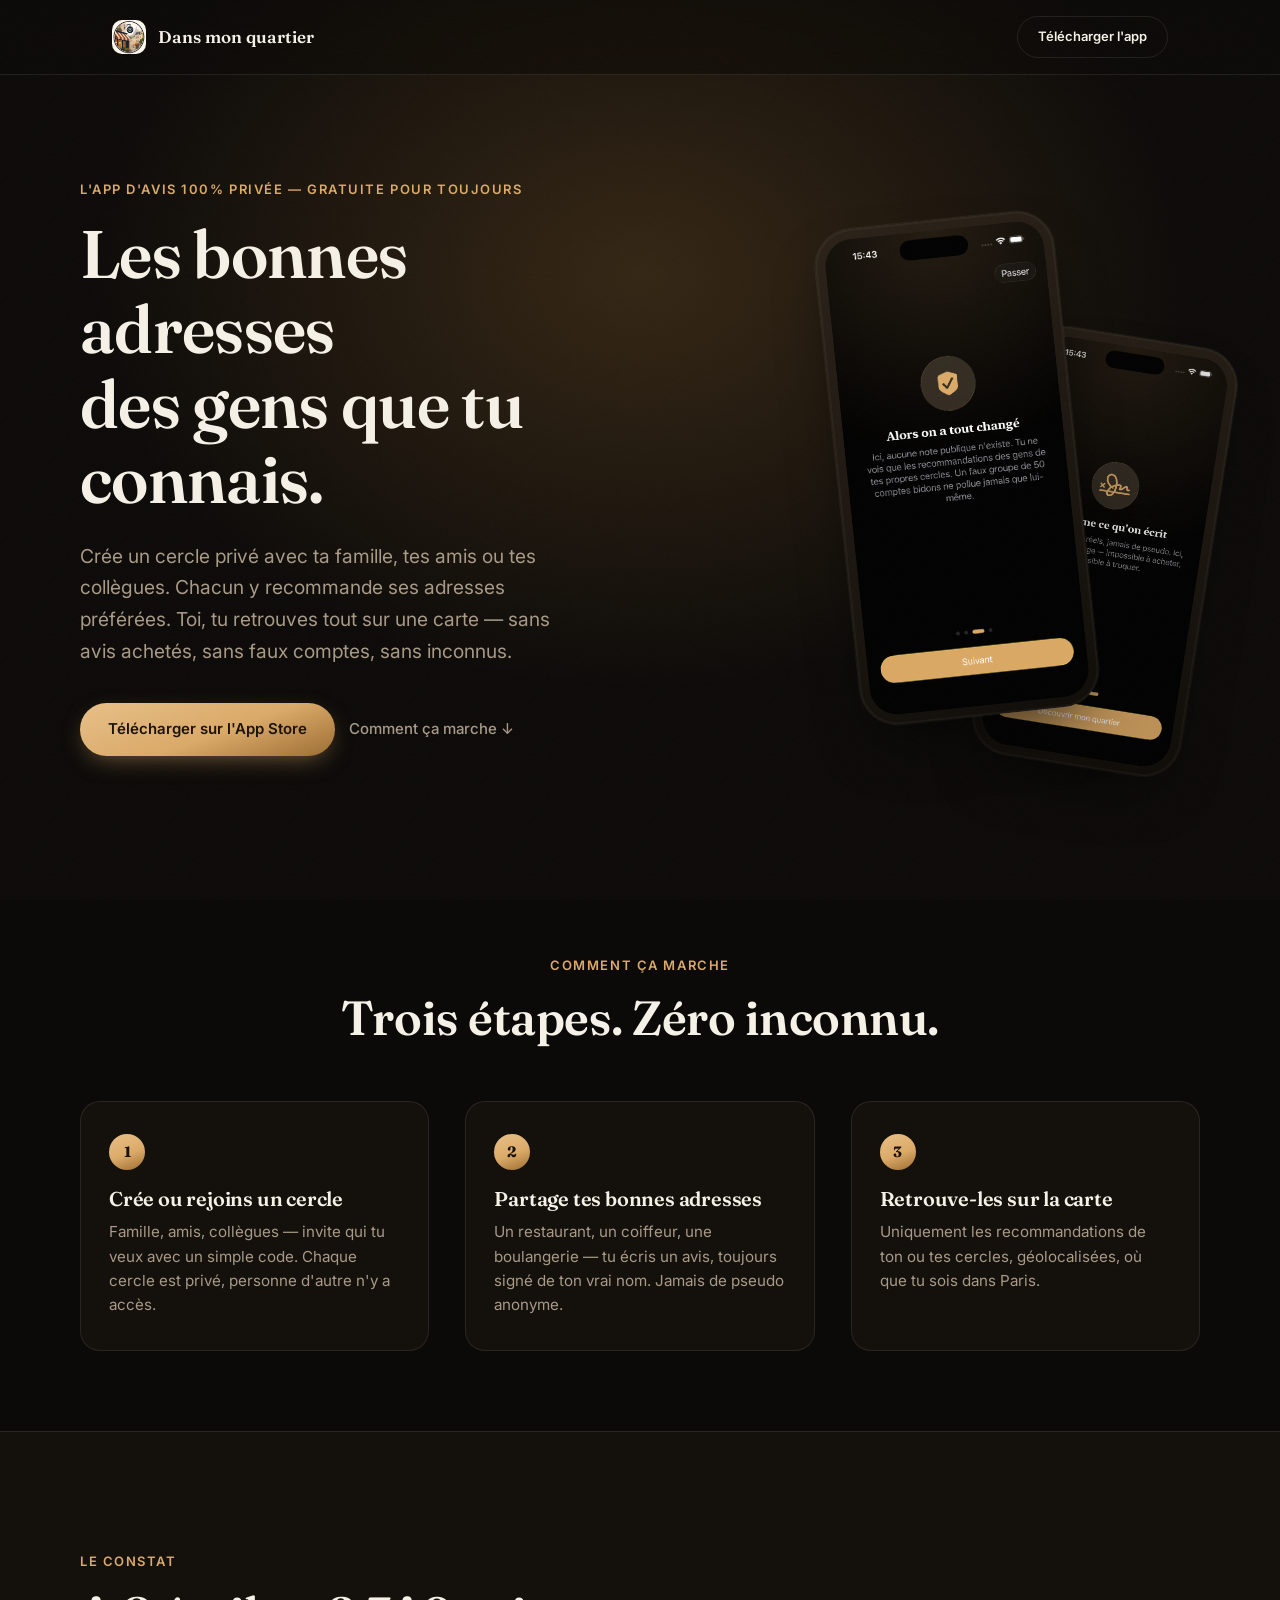
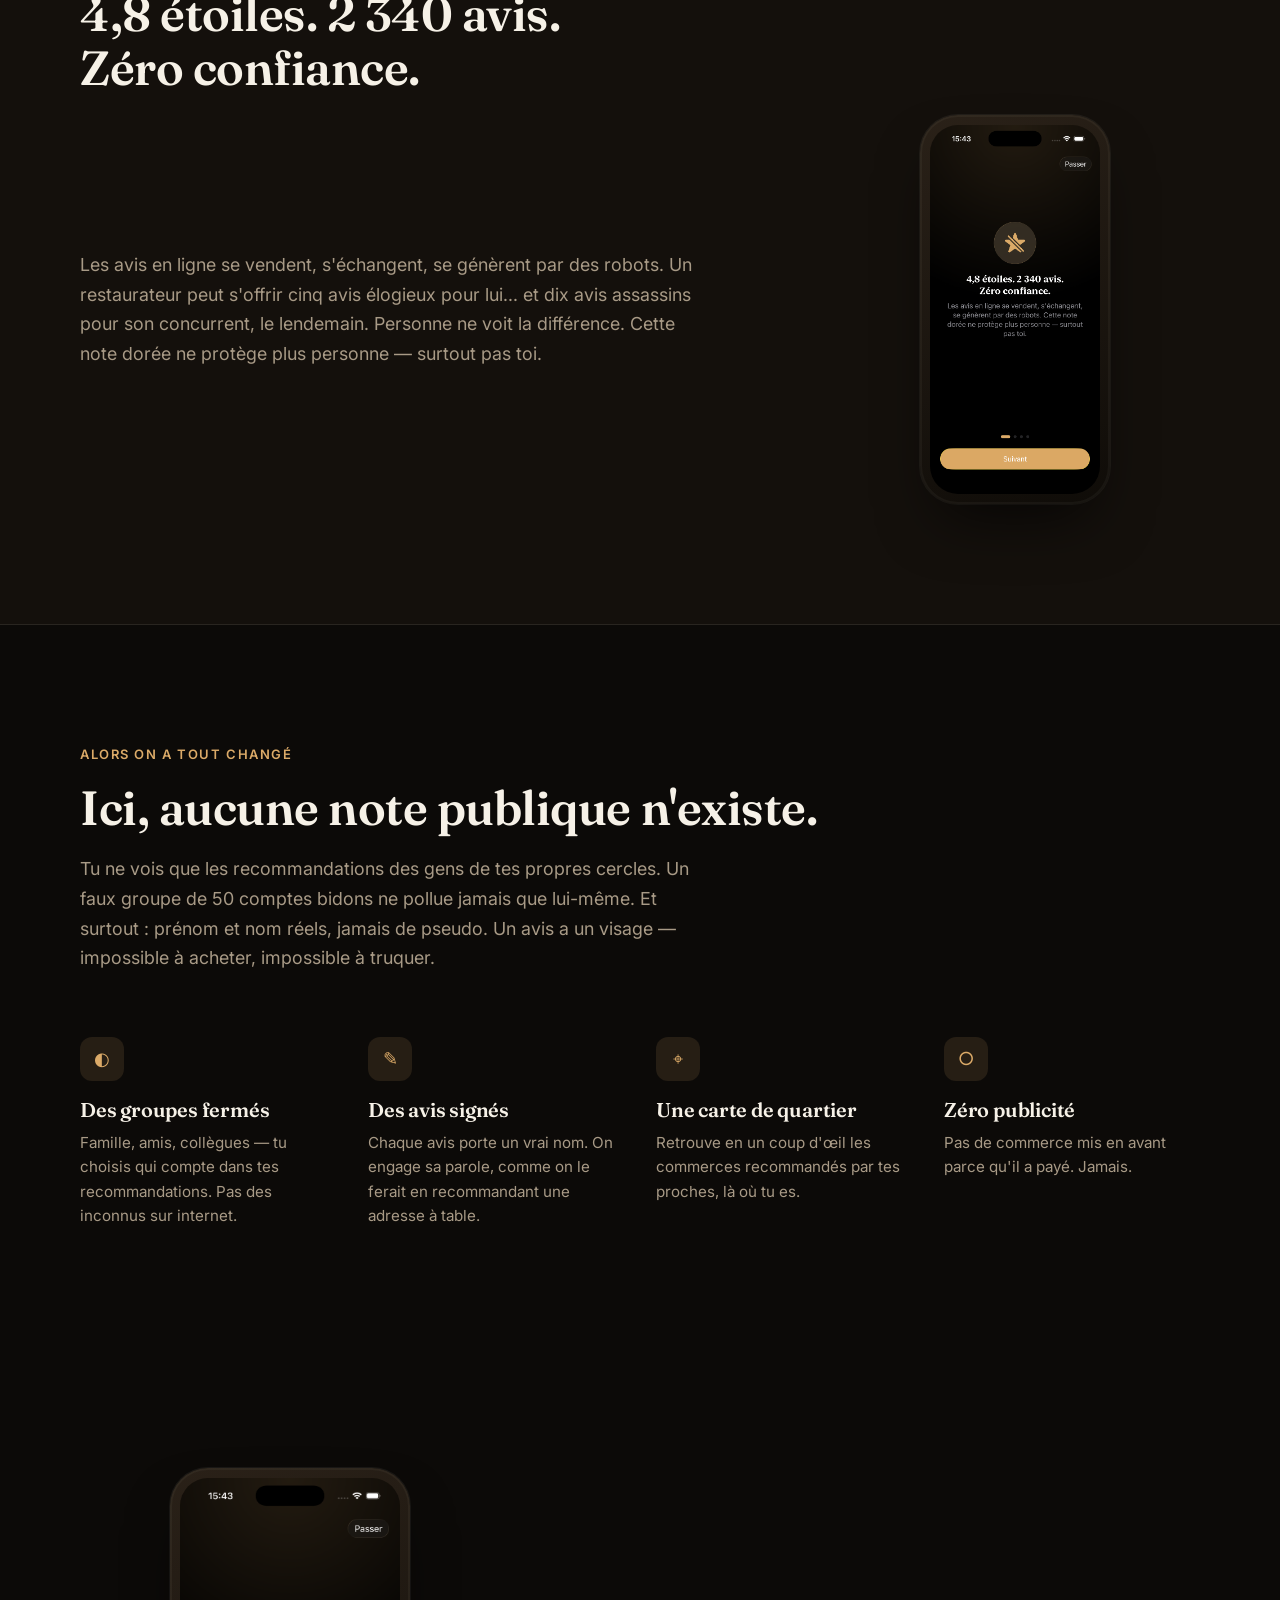
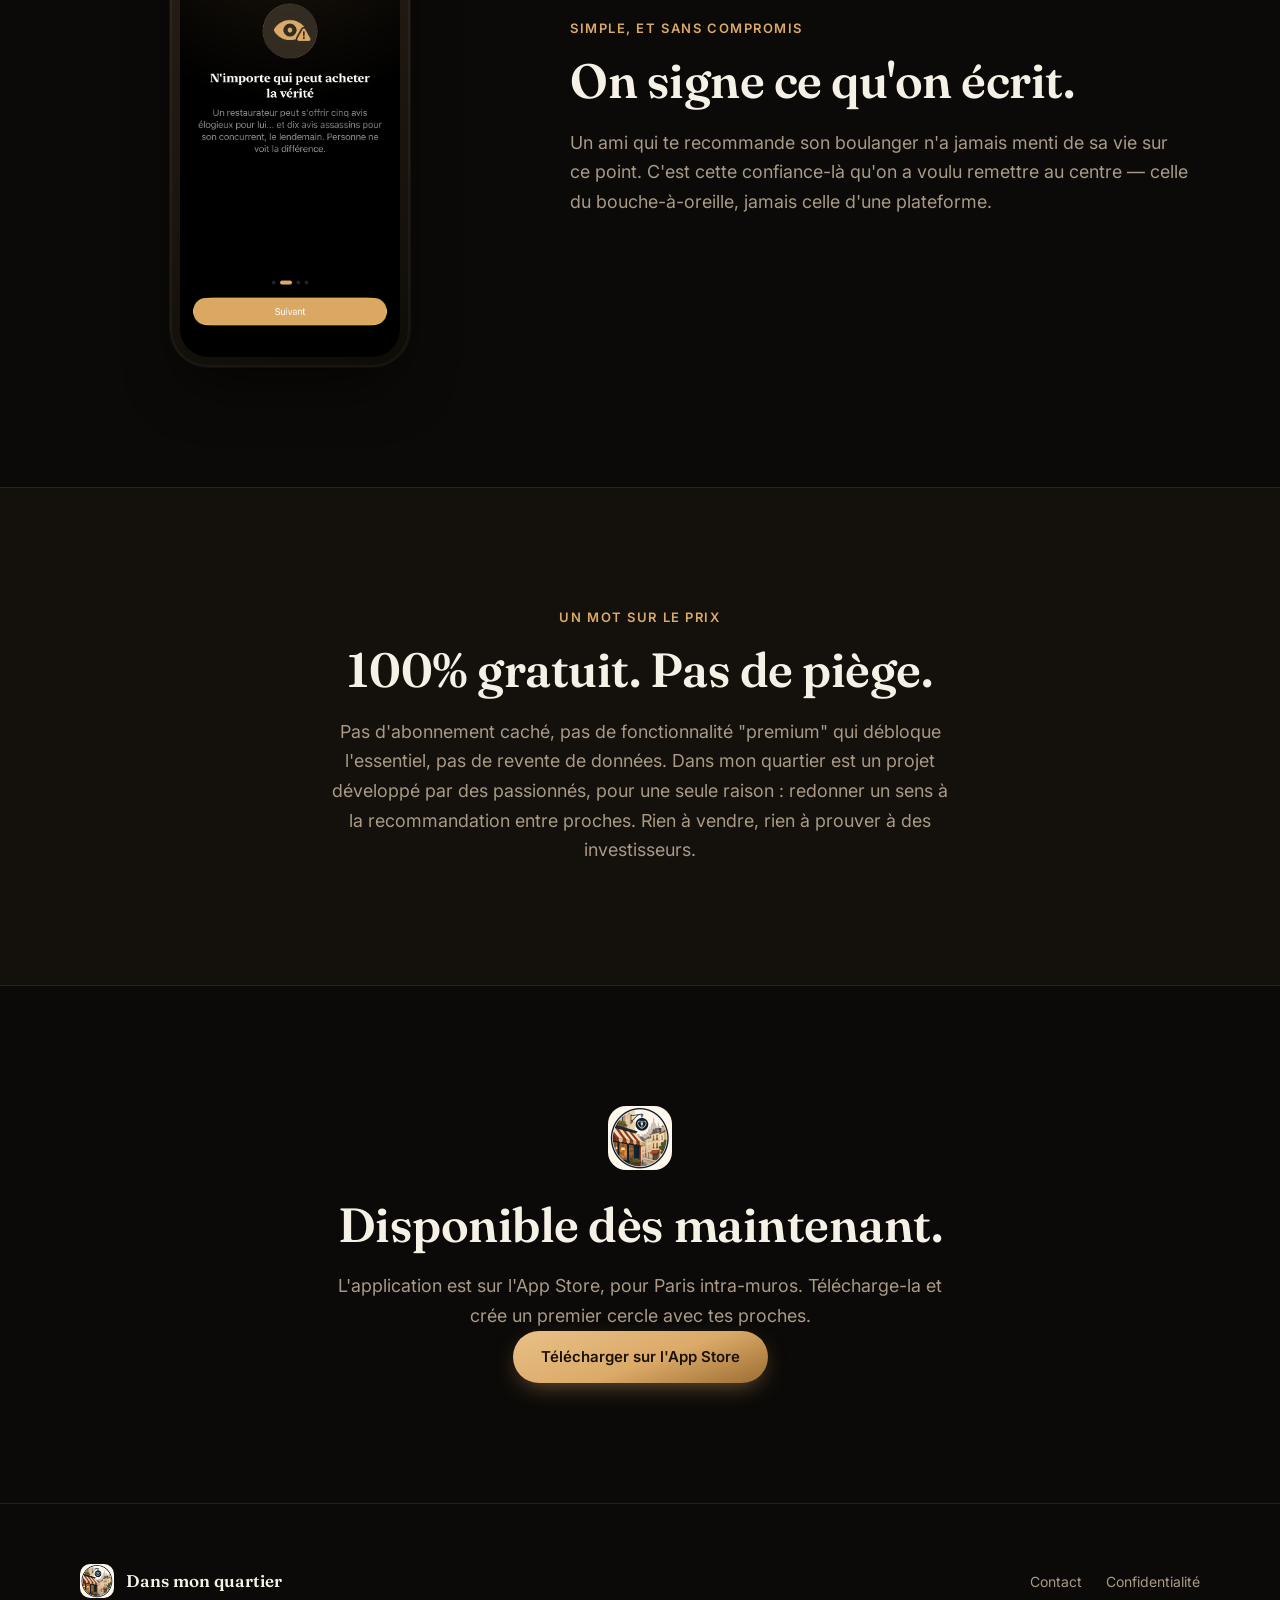
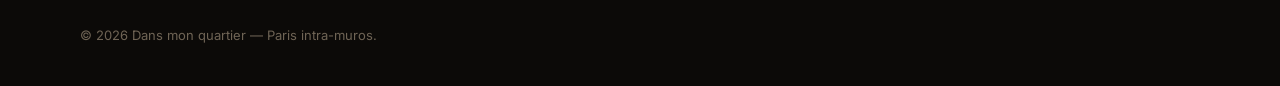
<file: index.html>
<!DOCTYPE html>
<html lang="fr">
<head>
<meta charset="UTF-8">
<meta name="viewport" content="width=device-width, initial-scale=1.0">
<title>Dans mon quartier — Les bonnes adresses des gens que tu connais</title>
<meta name="description" content="Une app 100% gratuite, sans note publique ni faux avis. Seulement les recommandations de tes proches, signées de leur vrai nom. Un projet développé par des passionnés.">
<link rel="icon" type="image/png" href="favicon.png">
<link rel="preconnect" href="https://fonts.googleapis.com">
<link rel="preconnect" href="https://fonts.gstatic.com" crossorigin>
<link href="https://fonts.googleapis.com/css2?family=Fraunces:ital,opsz,wght@0,9..144,400;0,9..144,500;0,9..144,600;0,9..144,700;1,9..144,500&family=Inter:wght@400;500;600;700&display=swap" rel="stylesheet">
<link rel="stylesheet" href="style.css">
</head>
<body>

<div class="grain"></div>

<nav id="nav">
  <div class="nav-inner">
    <div class="brand">
      <img src="logo.png" alt="" class="brand-mark">
      <span class="brand-name">Dans mon quartier</span>
    </div>
    <a href="https://apps.apple.com/fr/app/dans-mon-quartier/id6801119263" class="btn btn-ghost btn-small">Télécharger l'app</a>
  </div>
</nav>

<header class="hero">
  <div class="hero-inner">
    <div class="hero-text reveal">
      <p class="eyebrow">L'app d'avis 100% privée — gratuite pour toujours</p>
      <h1>Les bonnes adresses<br>des gens que tu connais.</h1>
      <p class="hero-sub">Crée un cercle privé avec ta famille, tes amis ou tes collègues. Chacun y recommande ses adresses préférées. Toi, tu retrouves tout sur une carte — sans avis achetés, sans faux comptes, sans inconnus.</p>
      <div class="hero-actions">
        <a href="https://apps.apple.com/fr/app/dans-mon-quartier/id6801119263" class="btn btn-primary">Télécharger sur l'App Store</a>
        <a href="#comment" class="btn btn-text">Comment ça marche ↓</a>
      </div>
    </div>
    <div class="hero-visual reveal">
      <div class="phone-frame">
        <img src="screen-3.png" alt="Capture de l'application Dans mon quartier">
      </div>
      <div class="phone-frame phone-frame-back">
        <img src="screen-4.png" alt="Capture de l'application Dans mon quartier">
      </div>
    </div>
  </div>
</header>

<section class="section comment" id="comment">
  <div class="section-inner">
    <p class="eyebrow reveal center">Comment ça marche</p>
    <h2 class="reveal center">Trois étapes. Zéro inconnu.</h2>
    <div class="steps">
      <div class="step reveal">
        <div class="step-num">1</div>
        <h3>Crée ou rejoins un cercle</h3>
        <p>Famille, amis, collègues — invite qui tu veux avec un simple code. Chaque cercle est privé, personne d'autre n'y a accès.</p>
      </div>
      <div class="step reveal">
        <div class="step-num">2</div>
        <h3>Partage tes bonnes adresses</h3>
        <p>Un restaurant, un coiffeur, une boulangerie — tu écris un avis, toujours signé de ton vrai nom. Jamais de pseudo anonyme.</p>
      </div>
      <div class="step reveal">
        <div class="step-num">3</div>
        <h3>Retrouve-les sur la carte</h3>
        <p>Uniquement les recommandations de ton ou tes cercles, géolocalisées, où que tu sois dans Paris.</p>
      </div>
    </div>
  </div>
</section>

<section class="section problem">
  <div class="section-inner">
    <p class="eyebrow reveal">Le constat</p>
    <h2 class="reveal">4,8 étoiles. 2 340 avis.<br>Zéro confiance.</h2>
    <div class="problem-grid">
      <p class="lede reveal">Les avis en ligne se vendent, s'échangent, se génèrent par des robots. Un restaurateur peut s'offrir cinq avis élogieux pour lui... et dix avis assassins pour son concurrent, le lendemain. Personne ne voit la différence. Cette note dorée ne protège plus personne — surtout pas toi.</p>
      <div class="screen-float reveal">
        <div class="phone-frame phone-frame-small">
          <img src="screen-1.png" alt="4,8 étoiles, 2340 avis, zéro confiance">
        </div>
      </div>
    </div>
  </div>
</section>

<section class="section solution" id="histoire">
  <div class="section-inner">
    <p class="eyebrow reveal">Alors on a tout changé</p>
    <h2 class="reveal">Ici, aucune note publique n'existe.</h2>
    <p class="lede reveal">Tu ne vois que les recommandations des gens de tes propres cercles. Un faux groupe de 50 comptes bidons ne pollue jamais que lui-même. Et surtout : prénom et nom réels, jamais de pseudo. Un avis a un visage — impossible à acheter, impossible à truquer.</p>

    <div class="features">
      <div class="feature reveal">
        <div class="feature-icon">◐</div>
        <h3>Des groupes fermés</h3>
        <p>Famille, amis, collègues — tu choisis qui compte dans tes recommandations. Pas des inconnus sur internet.</p>
      </div>
      <div class="feature reveal">
        <div class="feature-icon">✎</div>
        <h3>Des avis signés</h3>
        <p>Chaque avis porte un vrai nom. On engage sa parole, comme on le ferait en recommandant une adresse à table.</p>
      </div>
      <div class="feature reveal">
        <div class="feature-icon">⌖</div>
        <h3>Une carte de quartier</h3>
        <p>Retrouve en un coup d'œil les commerces recommandés par tes proches, là où tu es.</p>
      </div>
      <div class="feature reveal">
        <div class="feature-icon">○</div>
        <h3>Zéro publicité</h3>
        <p>Pas de commerce mis en avant parce qu'il a payé. Jamais.</p>
      </div>
    </div>
  </div>
</section>

<section class="section showcase">
  <div class="section-inner">
    <div class="showcase-grid">
      <div class="phone-frame reveal">
        <img src="screen-2.png" alt="N'importe qui peut acheter la vérité">
      </div>
      <div class="showcase-text reveal">
        <p class="eyebrow">Simple, et sans compromis</p>
        <h2>On signe ce qu'on écrit.</h2>
        <p class="lede">Un ami qui te recommande son boulanger n'a jamais menti de sa vie sur ce point. C'est cette confiance-là qu'on a voulu remettre au centre — celle du bouche-à-oreille, jamais celle d'une plateforme.</p>
      </div>
    </div>
  </div>
</section>

<section class="section gratuit">
  <div class="section-inner center">
    <p class="eyebrow reveal">Un mot sur le prix</p>
    <h2 class="reveal">100% gratuit. Pas de piège.</h2>
    <p class="lede reveal">Pas d'abonnement caché, pas de fonctionnalité "premium" qui débloque l'essentiel, pas de revente de données. Dans mon quartier est un projet développé par des passionnés, pour une seule raison : redonner un sens à la recommandation entre proches. Rien à vendre, rien à prouver à des investisseurs.</p>
  </div>
</section>

<section class="section cta-final" id="rejoindre">
  <div class="section-inner center">
    <img src="logo.png" alt="" class="cta-logo reveal">
    <h2 class="reveal">Disponible dès maintenant.</h2>
    <p class="lede reveal">L'application est sur l'App Store, pour Paris intra-muros. Télécharge-la et crée un premier cercle avec tes proches.</p>
    <a href="https://apps.apple.com/fr/app/dans-mon-quartier/id6801119263" class="btn btn-primary reveal">Télécharger sur l'App Store</a>
  </div>
</section>

<footer>
  <div class="footer-inner">
    <div class="brand">
      <img src="logo.png" alt="" class="brand-mark">
      <span class="brand-name">Dans mon quartier</span>
    </div>
    <div class="footer-links">
      <a href="mailto:contact@dansmonquartier.online">Contact</a>
      <a href="confidentialite.html">Confidentialité</a>
    </div>
    <p class="footer-copy">© 2026 Dans mon quartier — Paris intra-muros.</p>
  </div>
</footer>

<script src="script.js"></script>
</body>
</html>
</file>
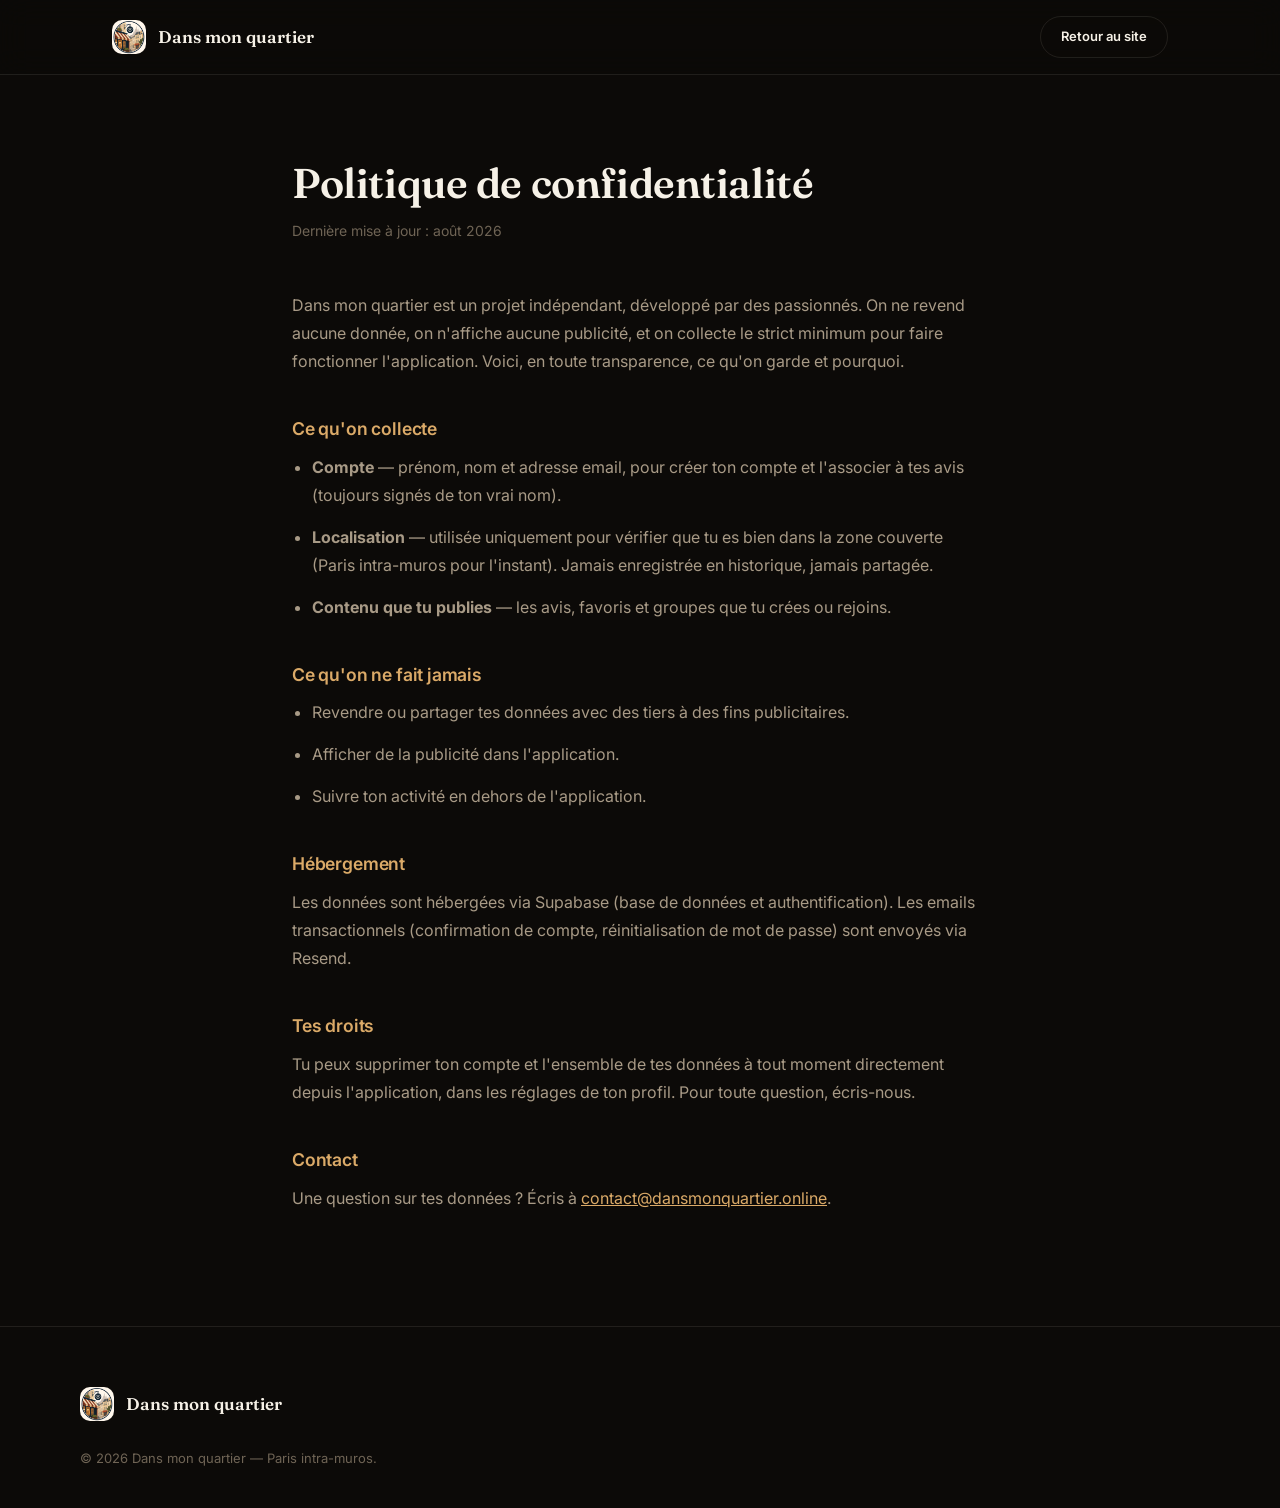
<file: confidentialite.html>
<!DOCTYPE html>
<html lang="fr">
<head>
<meta charset="UTF-8">
<meta name="viewport" content="width=device-width, initial-scale=1.0">
<title>Confidentialité — Dans mon quartier</title>
<link rel="icon" type="image/png" href="favicon.png">
<link rel="preconnect" href="https://fonts.googleapis.com">
<link rel="preconnect" href="https://fonts.gstatic.com" crossorigin>
<link href="https://fonts.googleapis.com/css2?family=Fraunces:ital,opsz,wght@0,9..144,400;0,9..144,500;0,9..144,600;0,9..144,700&family=Inter:wght@400;500;600;700&display=swap" rel="stylesheet">
<link rel="stylesheet" href="style.css">
<style>
  .legal { padding: 160px 32px 100px; max-width: 760px; margin: 0 auto; }
  .legal h1 { font-size: clamp(2rem, 4vw, 2.6rem); margin-bottom: 12px; }
  .legal .updated { color: var(--muted-dim); font-size: 14px; margin-bottom: 48px; }
  .legal h2 { font-family: var(--sans); font-size: 1.1rem; margin-top: 44px; margin-bottom: 14px; color: var(--gold); }
  .legal p, .legal li { color: var(--muted); line-height: 1.75; font-size: 1rem; margin-bottom: 14px; }
  .legal ul { padding-left: 20px; margin-bottom: 14px; }
  .legal a { color: var(--gold); text-decoration: underline; }
  .back { display: inline-block; margin-bottom: 32px; color: var(--muted); font-size: 14px; }
  .back:hover { color: var(--gold); }
</style>
</head>
<body>

<nav id="nav">
  <div class="nav-inner">
    <div class="brand">
      <img src="logo.png" alt="" class="brand-mark">
      <span class="brand-name">Dans mon quartier</span>
    </div>
    <a href="index.html" class="btn btn-ghost btn-small">Retour au site</a>
  </div>
</nav>

<main class="legal">
  <h1>Politique de confidentialité</h1>
  <p class="updated">Dernière mise à jour : août 2026</p>

  <p>Dans mon quartier est un projet indépendant, développé par des passionnés. On ne revend aucune donnée, on n'affiche aucune publicité, et on collecte le strict minimum pour faire fonctionner l'application. Voici, en toute transparence, ce qu'on garde et pourquoi.</p>

  <h2>Ce qu'on collecte</h2>
  <ul>
    <li><strong>Compte</strong> — prénom, nom et adresse email, pour créer ton compte et l'associer à tes avis (toujours signés de ton vrai nom).</li>
    <li><strong>Localisation</strong> — utilisée uniquement pour vérifier que tu es bien dans la zone couverte (Paris intra-muros pour l'instant). Jamais enregistrée en historique, jamais partagée.</li>
    <li><strong>Contenu que tu publies</strong> — les avis, favoris et groupes que tu crées ou rejoins.</li>
  </ul>

  <h2>Ce qu'on ne fait jamais</h2>
  <ul>
    <li>Revendre ou partager tes données avec des tiers à des fins publicitaires.</li>
    <li>Afficher de la publicité dans l'application.</li>
    <li>Suivre ton activité en dehors de l'application.</li>
  </ul>

  <h2>Hébergement</h2>
  <p>Les données sont hébergées via Supabase (base de données et authentification). Les emails transactionnels (confirmation de compte, réinitialisation de mot de passe) sont envoyés via Resend.</p>

  <h2>Tes droits</h2>
  <p>Tu peux supprimer ton compte et l'ensemble de tes données à tout moment directement depuis l'application, dans les réglages de ton profil. Pour toute question, écris-nous.</p>

  <h2>Contact</h2>
  <p>Une question sur tes données ? Écris à <a href="mailto:contact@dansmonquartier.online">contact@dansmonquartier.online</a>.</p>
</main>

<footer>
  <div class="footer-inner">
    <div class="brand">
      <img src="logo.png" alt="" class="brand-mark">
      <span class="brand-name">Dans mon quartier</span>
    </div>
    <p class="footer-copy">© 2026 Dans mon quartier — Paris intra-muros.</p>
  </div>
</footer>

</body>
</html>
</file>
<file: style.css>
:root {
  --bg: #0c0a08;
  --bg-alt: #14100c;
  --bg-alt-2: #1a140e;
  --gold: #dbaa68;
  --gold-deep: #9c6d32;
  --cream: #f6f1e7;
  --muted: #a89a86;
  --muted-dim: #6f6455;
  --border: rgba(246, 241, 231, 0.09);
  --serif: "Fraunces", Georgia, serif;
  --sans: "Inter", -apple-system, BlinkMacSystemFont, sans-serif;
  --ease: cubic-bezier(0.16, 1, 0.3, 1);
}

* { margin: 0; padding: 0; box-sizing: border-box; }

html { scroll-behavior: smooth; }

body {
  background: var(--bg);
  color: var(--cream);
  font-family: var(--sans);
  line-height: 1.5;
  -webkit-font-smoothing: antialiased;
  overflow-x: hidden;
}

.grain {
  position: fixed;
  inset: 0;
  pointer-events: none;
  z-index: 999;
  opacity: 0.035;
  background-image: url("data:image/svg+xml,%3Csvg xmlns='http://www.w3.org/2000/svg' width='120' height='120'%3E%3Cfilter id='n'%3E%3CfeTurbulence type='fractalNoise' baseFrequency='0.9' numOctaves='2' stitchTiles='stitch'/%3E%3C/filter%3E%3Crect width='100%25' height='100%25' filter='url(%23n)'/%3E%3C/svg%3E");
}

img { max-width: 100%; display: block; }

a { color: inherit; text-decoration: none; }

.eyebrow {
  font-family: var(--sans);
  font-size: 13px;
  font-weight: 600;
  letter-spacing: 0.12em;
  text-transform: uppercase;
  color: var(--gold);
  margin-bottom: 16px;
}

h1, h2, h3 {
  font-family: var(--serif);
  font-weight: 600;
  letter-spacing: -0.01em;
  line-height: 1.12;
}

h1 { font-size: clamp(2.4rem, 5.5vw, 4.2rem); }
h2 { font-size: clamp(1.9rem, 4vw, 3rem); margin-bottom: 20px; }
h3 { font-size: 1.25rem; margin-bottom: 10px; font-weight: 600; }

.lede {
  font-size: clamp(1.05rem, 1.4vw, 1.25rem);
  color: var(--muted);
  max-width: 620px;
  line-height: 1.65;
}

.center { text-align: center; margin-inline: auto; }
.center .lede { margin-inline: auto; }

/* Buttons */

.btn {
  display: inline-flex;
  align-items: center;
  justify-content: center;
  gap: 8px;
  padding: 15px 28px;
  border-radius: 999px;
  font-family: var(--sans);
  font-weight: 600;
  font-size: 15px;
  cursor: pointer;
  border: none;
  transition: transform 0.35s var(--ease), box-shadow 0.35s var(--ease), opacity 0.35s var(--ease);
  white-space: nowrap;
}

.btn-primary {
  background: linear-gradient(160deg, #e8c088, var(--gold) 55%, var(--gold-deep));
  color: #1a1108;
  box-shadow: 0 8px 24px -8px rgba(219, 170, 104, 0.55);
}
.btn-primary:hover { transform: translateY(-2px); box-shadow: 0 14px 32px -8px rgba(219, 170, 104, 0.7); }

.btn-ghost {
  background: transparent;
  border: 1px solid var(--border);
  color: var(--cream);
}
.btn-ghost:hover { border-color: var(--gold); color: var(--gold); }

.btn-small { padding: 10px 20px; font-size: 13px; }

.btn-text {
  background: none;
  color: var(--muted);
  padding: 15px 6px;
  font-weight: 500;
}
.btn-text:hover { color: var(--gold); }

/* Nav */

#nav {
  position: fixed;
  top: 0; left: 0; right: 0;
  z-index: 100;
  backdrop-filter: blur(16px) saturate(140%);
  background: rgba(12, 10, 8, 0.55);
  border-bottom: 1px solid var(--border);
}

.nav-inner {
  max-width: 1120px;
  margin: 0 auto;
  padding: 16px 32px;
  display: flex;
  align-items: center;
  justify-content: space-between;
}

.brand { display: flex; align-items: center; gap: 12px; }
.brand-mark { width: 34px; height: 34px; border-radius: 10px; }
.brand-name { font-family: var(--serif); font-weight: 600; font-size: 17px; }

/* Hero */

.hero {
  position: relative;
  padding: 180px 32px 120px;
  overflow: hidden;
}

.hero::before {
  content: "";
  position: absolute;
  top: -20%;
  left: 50%;
  width: 1200px;
  height: 900px;
  transform: translateX(-50%);
  background: radial-gradient(ellipse at center, rgba(156, 109, 50, 0.28), transparent 65%);
  pointer-events: none;
}

.hero-inner {
  max-width: 1120px;
  margin: 0 auto;
  display: grid;
  grid-template-columns: 1.1fr 0.9fr;
  gap: 40px;
  align-items: center;
  position: relative;
}

.hero-sub {
  font-size: clamp(1.05rem, 1.5vw, 1.2rem);
  color: var(--muted);
  max-width: 480px;
  margin: 24px 0 36px;
  line-height: 1.65;
}

.hero-actions { display: flex; align-items: center; gap: 8px; flex-wrap: wrap; }

.hero-visual {
  position: relative;
  height: 560px;
  display: flex;
  align-items: center;
  justify-content: center;
}

/* Phone frame */

.phone-frame {
  width: 240px;
  border-radius: 38px;
  padding: 10px;
  background: linear-gradient(160deg, #2a2118, #0f0c08);
  box-shadow:
    0 30px 60px -20px rgba(0, 0, 0, 0.7),
    0 0 0 1px rgba(246, 241, 231, 0.06),
    inset 0 0 0 2px rgba(246, 241, 231, 0.04);
}
.phone-frame img { border-radius: 28px; }

.phone-frame-back {
  position: absolute;
  width: 210px;
  right: -10px;
  bottom: -20px;
  transform: rotate(9deg);
  opacity: 0.85;
  z-index: 0;
}
.hero-visual .phone-frame:first-child {
  position: relative;
  z-index: 1;
  transform: rotate(-6deg);
}

.phone-frame-small { width: 190px; }

/* Comment ça marche */

.section.comment { padding-top: 80px; padding-bottom: 80px; }
.section.comment h2 { margin-inline: auto; }

.steps {
  margin-top: 56px;
  display: grid;
  grid-template-columns: repeat(3, 1fr);
  gap: 36px;
}

.step {
  padding: 32px 28px;
  border-radius: 20px;
  background: var(--bg-alt);
  border: 1px solid var(--border);
}

.step-num {
  width: 36px; height: 36px;
  border-radius: 50%;
  background: linear-gradient(160deg, #e8c088, var(--gold) 55%, var(--gold-deep));
  color: #1a1108;
  font-family: var(--serif);
  font-weight: 700;
  font-size: 15px;
  display: flex; align-items: center; justify-content: center;
  margin-bottom: 18px;
}

.step p { color: var(--muted); font-size: 0.95rem; line-height: 1.6; }

/* Sections */

.section { padding: 120px 32px; position: relative; }
.section-inner { max-width: 1120px; margin: 0 auto; }
.section.problem { background: var(--bg-alt); border-top: 1px solid var(--border); border-bottom: 1px solid var(--border); }
.section.gratuit { background: var(--bg-alt); border-top: 1px solid var(--border); border-bottom: 1px solid var(--border); }

.problem-grid {
  display: grid;
  grid-template-columns: 1.3fr 0.7fr;
  gap: 60px;
  align-items: center;
  margin-top: 12px;
}

.screen-float { display: flex; justify-content: center; }

.features {
  margin-top: 64px;
  display: grid;
  grid-template-columns: repeat(4, 1fr);
  gap: 32px;
}

.feature-icon {
  width: 44px; height: 44px;
  border-radius: 12px;
  background: rgba(219, 170, 104, 0.12);
  color: var(--gold);
  display: flex; align-items: center; justify-content: center;
  font-size: 18px;
  margin-bottom: 18px;
}

.feature p { color: var(--muted); font-size: 0.95rem; line-height: 1.6; }

.showcase-grid {
  display: grid;
  grid-template-columns: 0.8fr 1.2fr;
  gap: 70px;
  align-items: center;
}

.showcase .phone-frame { justify-self: center; transform: rotate(4deg); }

.cta-logo { width: 64px; height: 64px; border-radius: 18px; margin: 0 auto 28px; }

.signup-form {
  margin-top: 36px;
  display: flex;
  gap: 10px;
  max-width: 440px;
  margin-inline: auto;
  flex-wrap: wrap;
  justify-content: center;
}

.signup-form input {
  flex: 1;
  min-width: 220px;
  padding: 15px 20px;
  border-radius: 999px;
  border: 1px solid var(--border);
  background: var(--bg-alt-2);
  color: var(--cream);
  font-family: var(--sans);
  font-size: 15px;
}
.signup-form input:focus { outline: none; border-color: var(--gold); }
.signup-form input::placeholder { color: var(--muted-dim); }

.form-note { margin-top: 16px; color: var(--muted); font-size: 14px; min-height: 20px; }

/* Footer */

footer { padding: 60px 32px 40px; border-top: 1px solid var(--border); }
.footer-inner {
  max-width: 1120px;
  margin: 0 auto;
  display: flex;
  align-items: center;
  justify-content: space-between;
  flex-wrap: wrap;
  gap: 20px;
}
.footer-links { display: flex; gap: 24px; }
.footer-links a { color: var(--muted); font-size: 14px; }
.footer-links a:hover { color: var(--gold); }
.footer-copy { width: 100%; color: var(--muted-dim); font-size: 13px; margin-top: 8px; }

/* Reveal animation */

.reveal {
  opacity: 0;
  transform: translateY(24px);
  transition: opacity 0.9s var(--ease), transform 0.9s var(--ease);
}
.reveal.in { opacity: 1; transform: translateY(0); }

/* Responsive */

@media (max-width: 860px) {
  .hero { padding: 140px 20px 80px; }
  .hero-inner { grid-template-columns: 1fr; }
  .hero-visual { height: 420px; order: -1; }
  .steps { grid-template-columns: 1fr; }
  .phone-frame { width: 190px; }
  .phone-frame-back { width: 170px; }
  .problem-grid { grid-template-columns: 1fr; gap: 40px; }
  .problem-grid .screen-float { order: -1; }
  .features { grid-template-columns: 1fr 1fr; gap: 28px; }
  .showcase-grid { grid-template-columns: 1fr; gap: 40px; }
  .showcase .phone-frame { order: -1; }
  .section { padding: 80px 20px; }
  .nav-inner { padding: 14px 20px; }
}

@media (max-width: 520px) {
  .features { grid-template-columns: 1fr; }
  .hero-actions { flex-direction: column; align-items: flex-start; }
}
</file>
